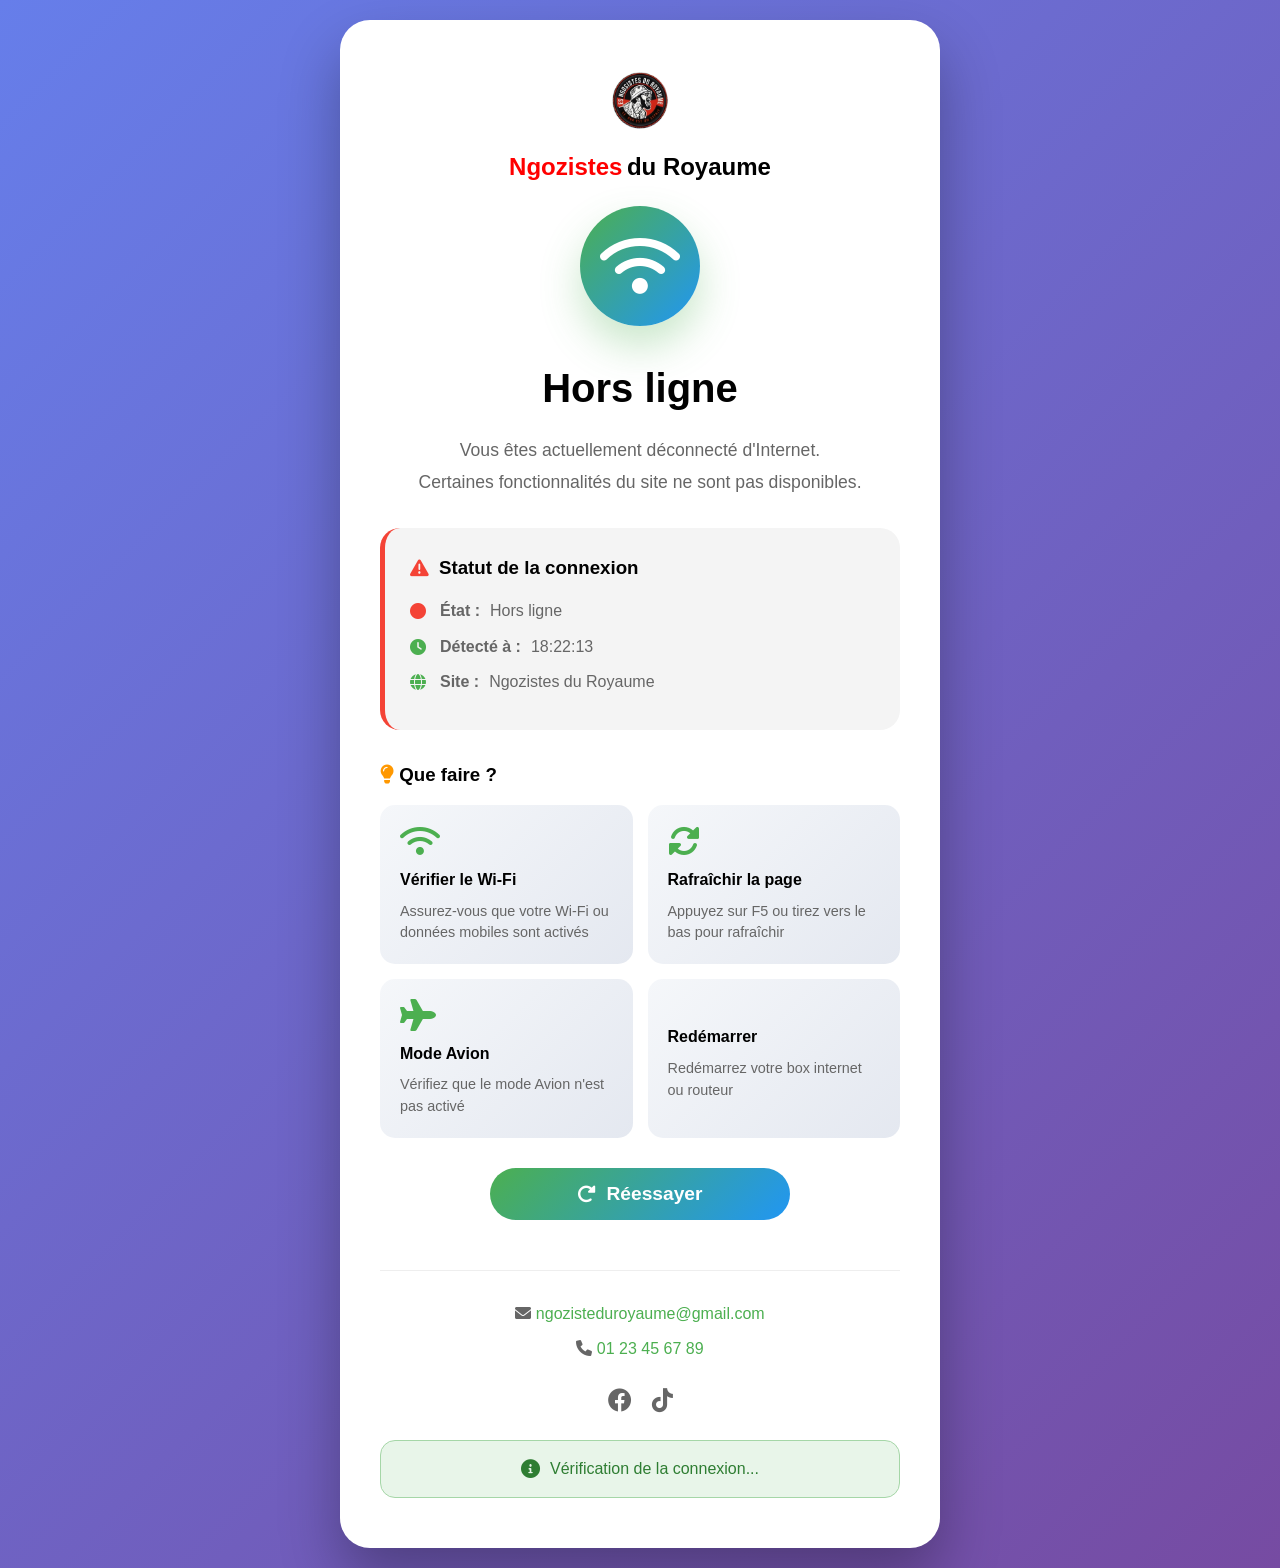
<file: offline.html>
<!DOCTYPE html>
<html lang="fr">
<head>
    <meta charset="UTF-8">
    <meta name="viewport" content="width=device-width, initial-scale=1.0">
    <title>Hors ligne - Ngozistes du Royaume</title>
    <meta name="description" content="Vous êtes actuellement hors ligne. Veuillez vérifier votre connexion internet.">
    <link rel="stylesheet" href="https://cdnjs.cloudflare.com/ajax/libs/font-awesome/6.0.0/css/all.min.css">
    <link rel="icon" type="image/png" href="images/favicon.ico">
    
    <style>
        * {
            margin: 0;
            padding: 0;
            box-sizing: border-box;
        }

        :root {
            --primary-color: #4CAF50;
            --secondary-color: #2196F3;
            --dark-color: #010101;
            --light-color: #f4f4f4;
            --danger-color: #f44336;
            --success-color: #4CAF50;
            --text-color: #666;
            --border-radius: 8px;
            --box-shadow: 0 5px 15px rgba(0,0,0,0.1);
            --transition: all 0.3s ease;
        }

        body {
            font-family: 'Segoe UI', Tahoma, Geneva, Verdana, sans-serif;
            line-height: 1.6;
            color: var(--text-color);
            background: linear-gradient(135deg, #667eea 0%, #764ba2 100%);
            min-height: 100vh;
            display: flex;
            align-items: center;
            justify-content: center;
            padding: 20px;
        }

        .offline-container {
            max-width: 600px;
            width: 100%;
            background: white;
            border-radius: 30px;
            padding: 50px 40px;
            box-shadow: 0 30px 60px rgba(0,0,0,0.3);
            text-align: center;
            animation: fadeIn 0.8s ease;
        }

        @keyframes fadeIn {
            from {
                opacity: 0;
                transform: translateY(30px);
            }
            to {
                opacity: 1;
                transform: translateY(0);
            }
        }

        .offline-icon {
            width: 120px;
            height: 120px;
            background: linear-gradient(135deg, var(--primary-color), var(--secondary-color));
            border-radius: 50%;
            display: flex;
            align-items: center;
            justify-content: center;
            margin: 0 auto 30px;
            color: white;
            font-size: 4rem;
            box-shadow: 0 20px 40px rgba(76, 175, 80, 0.3);
            animation: pulse 2s infinite;
        }

        @keyframes pulse {
            0% {
                box-shadow: 0 20px 40px rgba(76, 175, 80, 0.3);
            }
            50% {
                box-shadow: 0 30px 60px rgba(76, 175, 80, 0.5);
                transform: scale(1.05);
            }
            100% {
                box-shadow: 0 20px 40px rgba(76, 175, 80, 0.3);
            }
        }

        .offline-icon i {
            animation: rotate 3s infinite linear;
        }

        @keyframes rotate {
            from {
                transform: rotate(0deg);
            }
            to {
                transform: rotate(360deg);
            }
        }

        .logo {
            margin-bottom: 20px;
        }

        .logo img {
            height: 60px;
            width: auto;
        }

        .logo-ngozistes {
            color: #ff0000;
            font-size: 1.5rem;
            font-weight: bold;
        }

        .logo-royaume {
            color: #000000;
            font-size: 1.5rem;
            font-weight: bold;
        }

        h1 {
            color: var(--dark-color);
            font-size: 2.5rem;
            margin-bottom: 15px;
        }

        .subtitle {
            color: var(--text-color);
            font-size: 1.1rem;
            margin-bottom: 30px;
            line-height: 1.8;
        }

        .status-card {
            background: var(--light-color);
            border-radius: 20px;
            padding: 25px;
            margin-bottom: 30px;
            border-left: 5px solid var(--danger-color);
            text-align: left;
        }

        .status-card h3 {
            color: var(--dark-color);
            margin-bottom: 15px;
            display: flex;
            align-items: center;
            gap: 10px;
        }

        .status-card h3 i {
            color: var(--danger-color);
        }

        .status-card p {
            margin-bottom: 10px;
            display: flex;
            align-items: center;
            gap: 10px;
        }

        .status-card p i {
            width: 20px;
            color: var(--primary-color);
        }

        .tips-grid {
            display: grid;
            grid-template-columns: repeat(2, 1fr);
            gap: 15px;
            margin-bottom: 30px;
        }

        .tip-card {
            background: linear-gradient(135deg, #f5f7fa 0%, #e4e8f0 100%);
            padding: 20px;
            border-radius: 15px;
            text-align: left;
            transition: var(--transition);
        }

        .tip-card:hover {
            transform: translateY(-5px);
            box-shadow: 0 10px 20px rgba(0,0,0,0.1);
        }

        .tip-card i {
            font-size: 2rem;
            color: var(--primary-color);
            margin-bottom: 10px;
        }

        .tip-card h4 {
            color: var(--dark-color);
            margin-bottom: 8px;
            font-size: 1rem;
        }

        .tip-card p {
            color: var(--text-color);
            font-size: 0.9rem;
            line-height: 1.5;
        }

        .retry-btn {
            display: inline-flex;
            align-items: center;
            justify-content: center;
            gap: 10px;
            padding: 15px 40px;
            background: linear-gradient(135deg, var(--primary-color), var(--secondary-color));
            color: white;
            text-decoration: none;
            border: none;
            border-radius: 50px;
            font-size: 1.2rem;
            font-weight: bold;
            cursor: pointer;
            transition: var(--transition);
            margin-bottom: 20px;
            width: 100%;
            max-width: 300px;
        }

        .retry-btn:hover {
            transform: translateY(-3px);
            box-shadow: 0 10px 25px rgba(76, 175, 80, 0.4);
        }

        .retry-btn i {
            animation: spin 2s infinite linear;
        }

        @keyframes spin {
            from {
                transform: rotate(0deg);
            }
            to {
                transform: rotate(360deg);
            }
        }

        .contact-info {
            margin-top: 30px;
            padding-top: 30px;
            border-top: 1px solid #eee;
        }

        .contact-info p {
            margin-bottom: 10px;
            color: var(--text-color);
        }

        .contact-info a {
            color: var(--primary-color);
            text-decoration: none;
            font-weight: 500;
            transition: var(--transition);
        }

        .contact-info a:hover {
            color: var(--secondary-color);
            text-decoration: underline;
        }

        .social-icons {
            display: flex;
            justify-content: center;
            gap: 20px;
            margin-top: 20px;
        }

        .social-icons a {
            color: var(--text-color);
            font-size: 1.5rem;
            transition: var(--transition);
        }

        .social-icons a:hover {
            color: var(--primary-color);
            transform: translateY(-3px);
        }

        .network-info {
            background: #e8f5e9;
            border-radius: 15px;
            padding: 15px;
            margin-top: 20px;
            display: flex;
            align-items: center;
            justify-content: center;
            gap: 10px;
            color: #2e7d32;
            border: 1px solid #a5d6a7;
        }

        .network-info i {
            font-size: 1.2rem;
        }

        /* Responsive */
        @media screen and (max-width: 768px) {
            .offline-container {
                padding: 30px 20px;
            }

            h1 {
                font-size: 2rem;
            }

            .tips-grid {
                grid-template-columns: 1fr;
            }

            .offline-icon {
                width: 100px;
                height: 100px;
                font-size: 3rem;
            }
        }

        @media screen and (max-width: 480px) {
            .offline-container {
                padding: 20px 15px;
            }

            h1 {
                font-size: 1.8rem;
            }

            .subtitle {
                font-size: 1rem;
            }

            .retry-btn {
                padding: 12px 30px;
                font-size: 1rem;
            }
        }

        /* Animation de chargement */
        .loading-dots {
            display: inline-flex;
            gap: 5px;
            margin-left: 10px;
        }

        .loading-dots span {
            width: 8px;
            height: 8px;
            background: white;
            border-radius: 50%;
            animation: dots 1.4s infinite ease-in-out both;
        }

        .loading-dots span:nth-child(1) {
            animation-delay: -0.32s;
        }

        .loading-dots span:nth-child(2) {
            animation-delay: -0.16s;
        }

        @keyframes dots {
            0%, 80%, 100% { 
                transform: scale(0);
            } 
            40% { 
                transform: scale(1.0);
            }
        }
    </style>
</head>
<body>
    <div class="offline-container">
        <!-- Logo -->
        <div class="logo">
            <img src="images/logo/logo.png" alt="Logo Ngozistes du Royaume" onerror="this.src='https://via.placeholder.com/60x60?text=Logo'">
            <div style="margin-top: 10px;">
                <span class="logo-ngozistes">Ngozistes</span> <span class="logo-royaume">du Royaume</span>
            </div>
        </div>

        <!-- Icône hors ligne -->
        <div class="offline-icon">
            <i class="fas fa-wifi"></i>
        </div>

        <h1>Hors ligne</h1>
        <p class="subtitle">
            Vous êtes actuellement déconnecté d'Internet.<br>
            Certaines fonctionnalités du site ne sont pas disponibles.
        </p>

        <!-- Carte de statut -->
        <div class="status-card">
            <h3>
                <i class="fas fa-exclamation-triangle"></i>
                Statut de la connexion
            </h3>
            <p>
                <i class="fas fa-circle" style="color: #f44336;"></i>
                <strong>État :</strong> Hors ligne
            </p>
            <p>
                <i class="fas fa-clock"></i>
                <strong>Détecté à :</strong> <span id="offline-time"></span>
            </p>
            <p>
                <i class="fas fa-globe"></i>
                <strong>Site :</strong> Ngozistes du Royaume
            </p>
        </div>

        <!-- Conseils -->
        <h3 style="color: var(--dark-color); margin-bottom: 15px; text-align: left;">
            <i class="fas fa-lightbulb" style="color: #ff9800;"></i> 
            Que faire ?
        </h3>

        <div class="tips-grid">
            <div class="tip-card">
                <i class="fas fa-wifi"></i>
                <h4>Vérifier le Wi-Fi</h4>
                <p>Assurez-vous que votre Wi-Fi ou données mobiles sont activés</p>
            </div>
            <div class="tip-card">
                <i class="fas fa-sync-alt"></i>
                <h4>Rafraîchir la page</h4>
                <p>Appuyez sur F5 ou tirez vers le bas pour rafraîchir</p>
            </div>
            <div class="tip-card">
                <i class="fas fa-plane"></i>
                <h4>Mode Avion</h4>
                <p>Vérifiez que le mode Avion n'est pas activé</p>
            </div>
            <div class="tip-card">
                <i class="fas fa-router"></i>
                <h4>Redémarrer</h4>
                <p>Redémarrez votre box internet ou routeur</p>
            </div>
        </div>

        <!-- Bouton réessayer -->
        <button class="retry-btn" onclick="retryConnection()" id="retryBtn">
            <i class="fas fa-redo-alt"></i>
            <span>Réessayer</span>
            <span class="loading-dots" id="loadingDots" style="display: none;">
                <span></span>
                <span></span>
                <span></span>
            </span>
        </button>

        <!-- Contact -->
        <div class="contact-info">
            <p><i class="fas fa-envelope"></i> <a href="mailto:ngozisteduroyaume@gmail.com">ngozisteduroyaume@gmail.com</a></p>
            <p><i class="fas fa-phone"></i> <a href="tel:+33123456789">01 23 45 67 89</a></p>
        </div>

        <!-- Réseaux sociaux -->
        <div class="social-icons">
            <a href="https://www.facebook.com/share/17vqMhXRjk/?mibextid=wwXIfr" target="_blank" rel="noopener noreferrer" aria-label="Facebook">
                <i class="fab fa-facebook"></i>
            </a>
            <a href="https://www.tiktok.com/@ngozisteduroyaume?_r=1&_t=ZN-93tws3CbylC" target="_blank" rel="noopener noreferrer" aria-label="TikTok">
                <i class="fab fa-tiktok"></i>
            </a>
        </div>

        <!-- Information réseau -->
        <div class="network-info" id="networkInfo">
            <i class="fas fa-info-circle"></i>
            <span id="networkStatus">Vérification de la connexion...</span>
        </div>
    </div>

    <script>
        // Afficher l'heure de la détection
        document.getElementById('offline-time').textContent = new Date().toLocaleTimeString('fr-FR', {
            hour: '2-digit',
            minute: '2-digit',
            second: '2-digit'
        });

        // Fonction pour réessayer la connexion
        function retryConnection() {
            const retryBtn = document.getElementById('retryBtn');
            const loadingDots = document.getElementById('loadingDots');
            const btnText = retryBtn.querySelector('span:not(.loading-dots)');
            const networkStatus = document.getElementById('networkStatus');
            const networkInfo = document.getElementById('networkInfo');

            // Animation du bouton
            retryBtn.style.opacity = '0.7';
            retryBtn.style.pointerEvents = 'none';
            btnText.style.display = 'none';
            loadingDots.style.display = 'inline-flex';

            // Mise à jour du statut
            networkStatus.textContent = 'Tentative de reconnexion...';
            networkInfo.style.backgroundColor = '#fff3e0';
            networkInfo.style.color = '#e65100';
            networkInfo.style.borderColor = '#ffb74d';

            // Vérifier la connexion après un délai
            setTimeout(() => {
                if (navigator.onLine) {
                    // Connecté - rediriger vers l'accueil
                    networkStatus.textContent = 'Connecté ! Redirection...';
                    networkInfo.style.backgroundColor = '#e8f5e9';
                    networkInfo.style.color = '#2e7d32';
                    networkInfo.style.borderColor = '#a5d6a7';
                    
                    setTimeout(() => {
                        window.location.href = 'index.html';
                    }, 1000);
                } else {
                    // Toujours hors ligne
                    retryBtn.style.opacity = '1';
                    retryBtn.style.pointerEvents = 'auto';
                    btnText.style.display = 'inline';
                    loadingDots.style.display = 'none';

                    networkStatus.textContent = 'Toujours hors ligne. Vérifiez votre connexion.';
                    networkInfo.style.backgroundColor = '#ffebee';
                    networkInfo.style.color = '#c62828';
                    networkInfo.style.borderColor = '#ef9a9a';

                    // Animation d'erreur
                    document.querySelector('.offline-icon').style.animation = 'none';
                    setTimeout(() => {
                        document.querySelector('.offline-icon').style.animation = 'pulse 2s infinite';
                    }, 100);
                }
            }, 2000);
        }

        // Détection automatique du retour en ligne
        window.addEventListener('online', function() {
            const networkStatus = document.getElementById('networkStatus');
            const networkInfo = document.getElementById('networkInfo');
            
            networkStatus.textContent = 'Connexion rétablie ! Redirection...';
            networkInfo.style.backgroundColor = '#e8f5e9';
            networkInfo.style.color = '#2e7d32';
            networkInfo.style.borderColor = '#a5d6a7';
            
            setTimeout(() => {
                window.location.href = 'index.html';
            }, 1500);
        });

        // Vérification périodique de la connexion (toutes les 5 secondes)
        setInterval(() => {
            if (navigator.onLine) {
                // Si on détecte une connexion, rediriger
                window.location.href = 'index.html';
            }
        }, 5000);

        // Afficher des informations sur le navigateur/réseau
        console.log('🌐 Page hors ligne affichée');
        console.log('📱 User Agent:', navigator.userAgent);
        console.log('🔌 Connexion:', navigator.onLine ? 'En ligne' : 'Hors ligne');

        // Ajouter une animation de secousse si l'utilisateur clique plusieurs fois
        let clickCount = 0;
        document.querySelector('.offline-icon').addEventListener('click', function() {
            clickCount++;
            if (clickCount >= 3) {
                this.style.animation = 'shake 0.5s ease-in-out';
                setTimeout(() => {
                    this.style.animation = 'pulse 2s infinite';
                }, 500);
                clickCount = 0;
            }
        });

        // Style pour l'animation de secousse
        const style = document.createElement('style');
        style.textContent = `
            @keyframes shake {
                0%, 100% { transform: translateX(0); }
                10%, 30%, 50%, 70%, 90% { transform: translateX(-5px); }
                20%, 40%, 60%, 80% { transform: translateX(5px); }
            }
        `;
        document.head.appendChild(style);
    </script>
</body>
</html>
</file>
